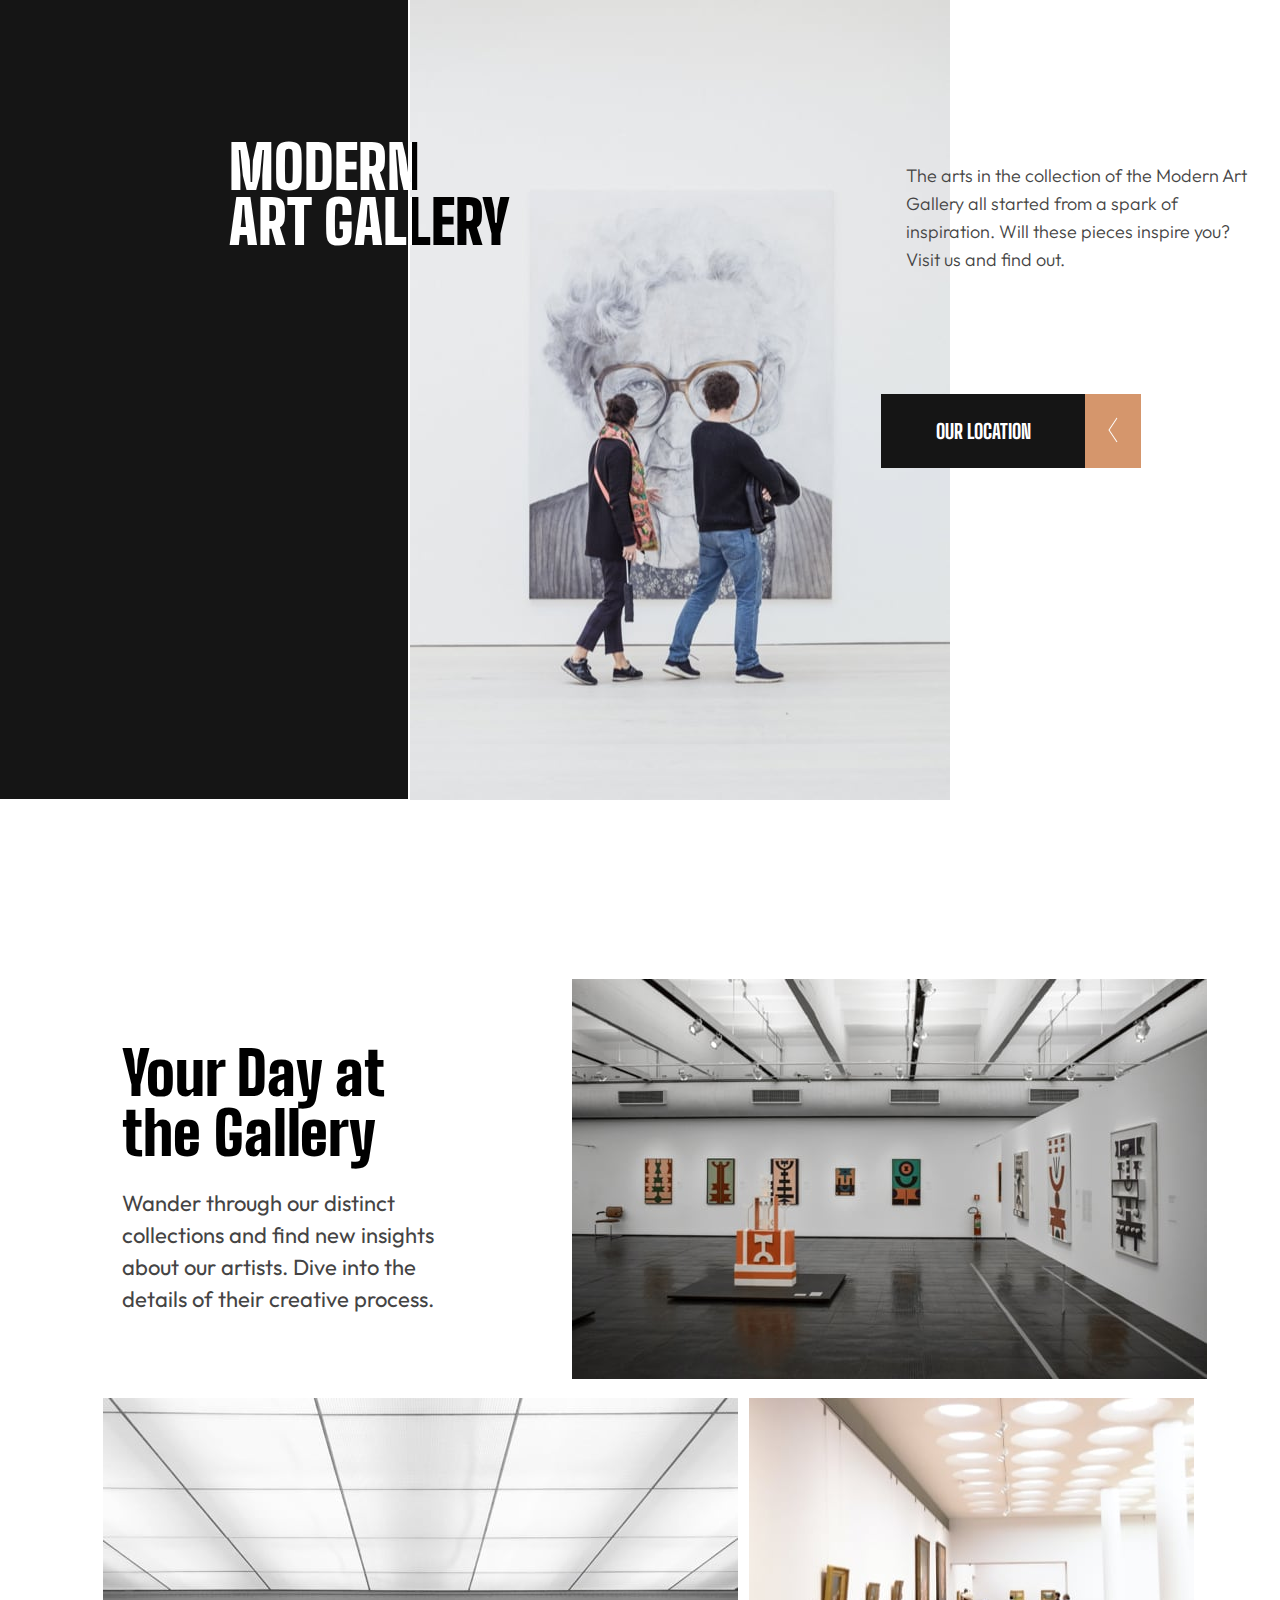
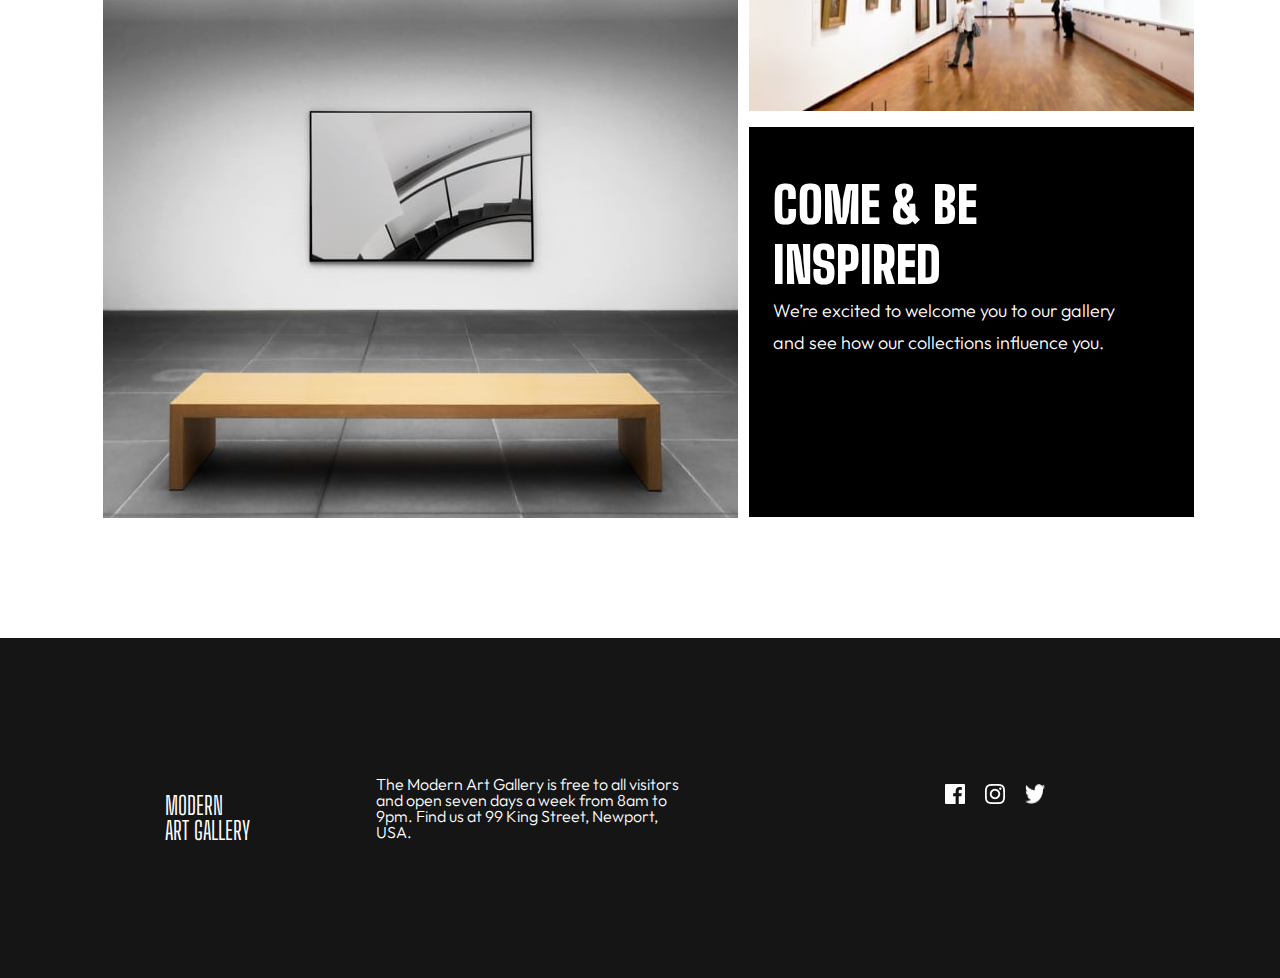
<file: index.html>
<!DOCTYPE html>
<html lang="en">
<head>
  <meta charset="UTF-8">
  <meta http-equiv="X-UA-Compatible" content="IE=edge">
  <meta name="viewport" content="width=device-width, initial-scale=1.0">
  <link rel="stylesheet" href="./style.css">
  <link rel="stylesheet" href="./reset.css">
  <link rel="preconnect" href="https://fonts.googleapis.com">
  <link rel="preconnect" href="https://fonts.gstatic.com" crossorigin>
  <link href="https://fonts.googleapis.com/css2?family=Big+Shoulders+Display:wght@300;800;900&family=Plus+Jakarta+Sans:wght@800&display=swap" rel="stylesheet">
  <link rel="preconnect" href="https://fonts.googleapis.com">
  <link rel="preconnect" href="https://fonts.gstatic.com" crossorigin>
  <link href="https://fonts.googleapis.com/css2?family=Outfit:wght@400;700&display=swap" rel="stylesheet">
  <title>Art gallery</title>
</head>
<body>
  <header>
    <div class="div-header">

      <div class="desktop-black-rect"></div>
      <img class="image-hero" src="./mobile.png/image-hero.jpg">
      <img class="image-hero-tablet" src="./tablet.png/image-hero.jpg">
      <img class="image-hero-desktop" src="./desktop.png/image-hero.jpg">
      <div class="header-info">
           <h1 class="h1-header">
            MODERN <br>ART GALLERY
          </h1> 
        <p class="p-header">The arts in the collection of the Modern Art Gallery all started from a spark of inspiration. Will these pieces 
          inspire you? Visit us and find out.
        </p>
        <div class="button-header">
          <butoon class="location-button"><a href="index2.html">OUR LOCATION</a></butoon>
          <button class="img-button"><img src="Path 2.png" class="row"></button>
        </div>
      </div>
    </div>
    </header>
    <main>
      <div class="main-div">
        <div class="firts-main-div">
          <div class="main-div-photo">
            <img class="main-photo" src="./mobile.png/image-grid-1.jpg">
            <img class="main-photo-tablet" src="./tablet.png/image-grid-1.jpg">
            <img class="main-photo-desktop" src="./desktop.png/image-grid-1.jpg">
          </div>
          <div class="main-text">
            <h2 class="h2-main-text">Your Day
              at the Gallery</h2>
              <p class="p-main-text">Wander through our distinct collections and find new insights about our artists. Dive into 
                the details of their creative process.</p>
          </div>
        </div>

        <div class="photos-div">
          <div class="interier-photo">
            <img class="interier-img" src="./mobile.png/image-grid-2.jpg">
            <img class="interier-img-tablet" src="./tablet.png/image-grid-2.jpg">
            <img class="interier-img-desktop" src="./desktop.png/image-grid-2.jpg">
          </div>
          <div class="photo-text">
            <img class="img-showroom" src="./mobile.png/image-grid-3.jpg">
            <img class="img-showroom-tablet" src="./tablet.png/image-grid-3.jpg">
            <img class="img-showroom-desktop" src="./desktop.png/image-grid-3.jpg">
            <div class="text">
              <h2 class="text-h2">COME & BE INSPIRED</h2>
              <p class="text-p">We’re excited to welcome you to our 
                gallery and see how our collections influence you.</p>
            </div>
          </div>
        </div>
      </div>
    </main>
    <footer>
      <div class="footer-div">
        <h3 class="footer-h3">MODERN <br>ART GALLERY</h3>
        <p class="footer-p">The Modern Art Gallery is free to all visitors and open seven days
           a week from 8am to 9pm. Find us at 99 King Street, Newport, USA.</p>
           <div class="facebook">
            <img class="facebook-png" src="Path.png">
            <img class="facebook-png" src="Shape (2).png">
            <img class="facebook-png" src="Path (1).png">
           </div>
      </div>
    </footer>
    
</body>
</html>
</file>
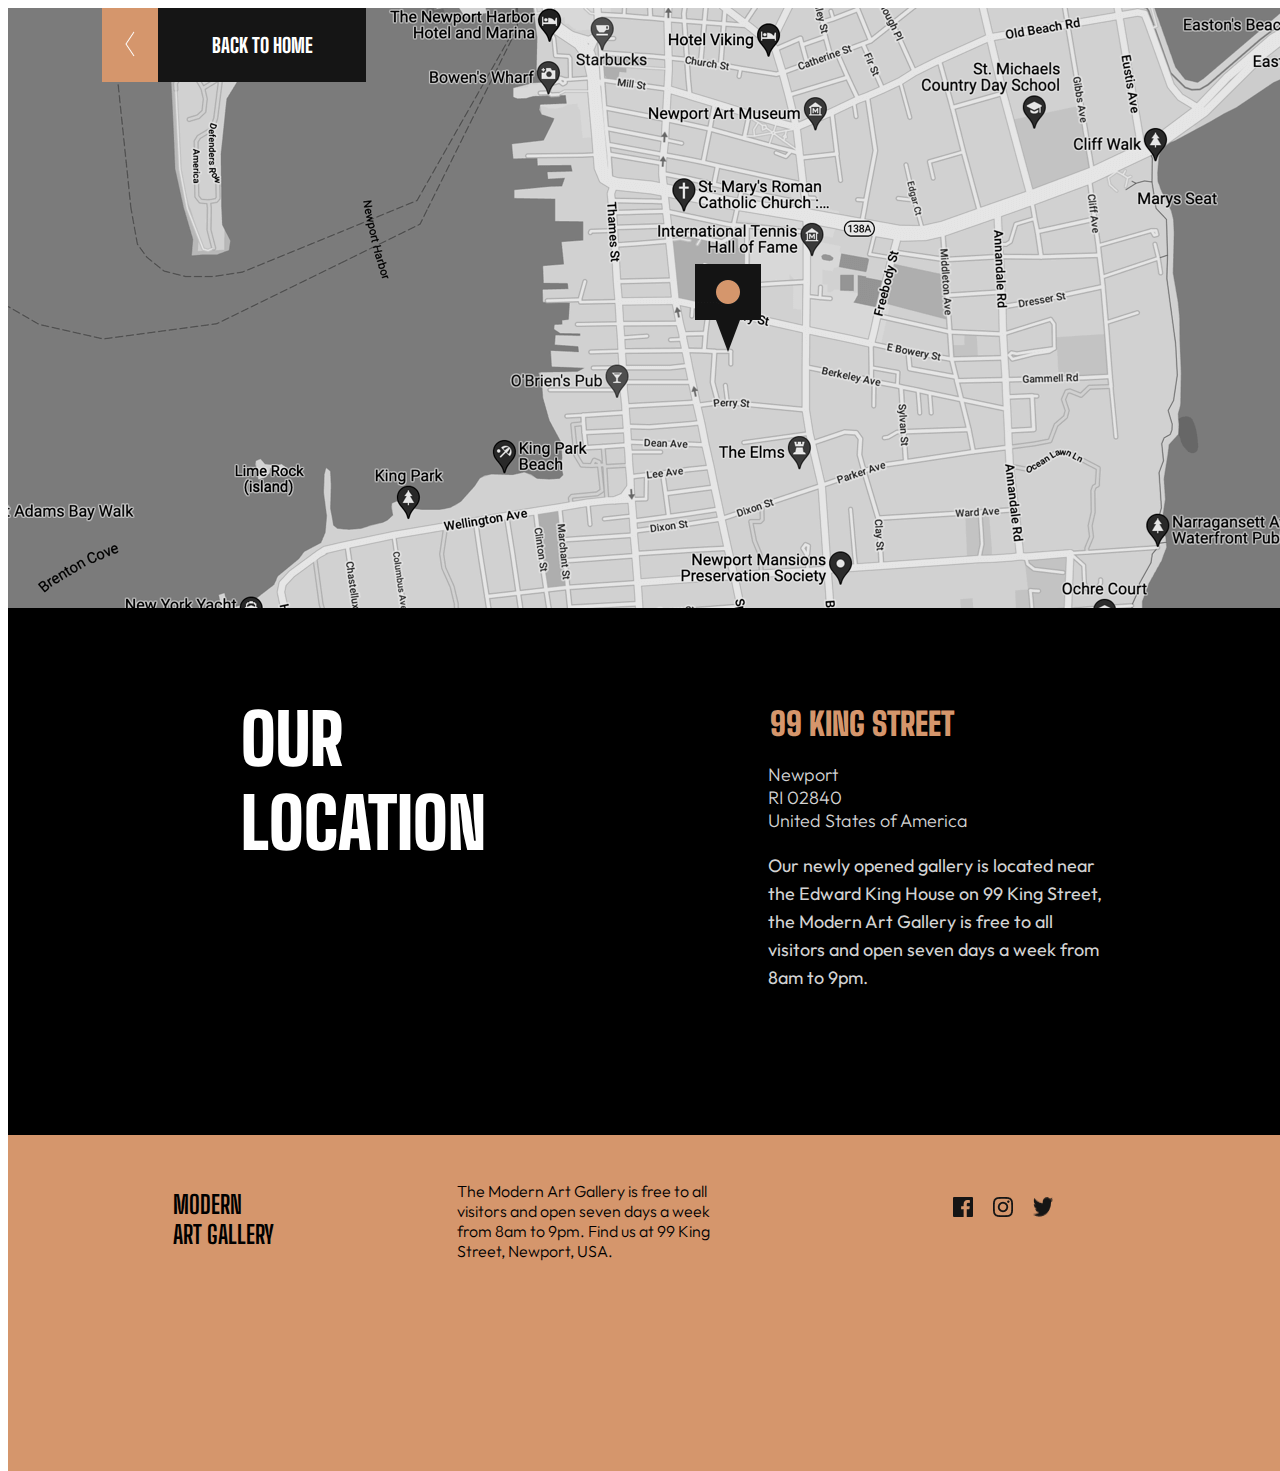
<file: index2.html>
<!DOCTYPE html>
<html lang="en">
<head>
  <meta charset="UTF-8">
  <meta http-equiv="X-UA-Compatible" content="IE=edge">
  <meta name="viewport" content="width=device-width, initial-scale=1.0">
  <link rel="preconnect" href="https://fonts.googleapis.com">
    <link rel="preconnect" href="https://fonts.gstatic.com" crossorigin>
    <link href="https://fonts.googleapis.com/css2?family=Big+Shoulders+Display:wght@300;800;900&family=Plus+Jakarta+Sans:wght@800&display=swap" rel="stylesheet">
    <link rel="preconnect" href="https://fonts.googleapis.com">
    <link rel="preconnect" href="https://fonts.gstatic.com" crossorigin>
    <link href="https://fonts.googleapis.com/css2?family=Outfit:wght@400;700&display=swap" rel="stylesheet">
    <link rel="stylesheet" href="./style2.css">
  <title>Document</title>
</head>
<body>
  <header>
  <img class="map" src="./mobile.png/image-map.png">
  <img class="map-tablet" src="./tablet.png/image-map.png">
  <img class="map-desktop" src="./desktop.png/image-map.png">
  <div class="button-header">
    <butoon class="location-button"><a href="index.html">BACK TO HOME</a></butoon>
    <button class="img-button"><img src="./Path 2.png" class="row"></button>
  </div>
</header>
<main>
  <div class="main-div">
    <div class="location">
      <div class="our-location">
        <h1 class="location-h1">
          OUR LOCATION
        </h1>
      </div>
      <div class="near-location">
        <h3 class="street">99 KING STREET</h3>
        <p class="newport">Newport<br>
          RI 02840<br> 
          United States of America
        </p>
        <p class="opend">
          Our newly opened gallery is located near the Edward
           King House on 99 King Street, the Modern Art Gallery 
          is free to all visitors and open 
          seven days a week from 8am to 9pm.
        </p>
      </div>
    </div>
  </div>
</main>
<footer>
  <div class="footer-div">
    <h3 class="footer-h3">MODERN <br>ART GALLERY</h3>
    <p class="footer-p">The Modern Art Gallery is free to all visitors and open seven days
       a week from 8am to 9pm. Find us at 99 King Street, Newport, USA.</p>
       <div class="facebook">
       <img src="Path-dark.png">
       <img src="Shape (2) dark.png">
       <img src="Path (1) dark.png">
       </div>
  </div>
</footer>
  
</body>
</html>
</file>
<file: style.css>
body{
  background-color: white;
  display: flex;
  flex-direction: column;
  width: 100%;
  height: 100vh;
  overflow-x: hidden ;
}
header{
  display: flex;
  flex-direction: column;
}
.image-hero{
  width: 100%;
}
.header-info{
  display: flex;
  flex-direction: column;
  padding: 16px;
  gap: 32px;

}
.h1-header{
  font-size: 60px;
  line-height: 55px;
  font-weight: 900;
  font-family: Big Shoulders Display;
  color: #151515;
}
.p-header{
  font-size: 18px;
  line-height: 28px;
  font-weight: 300;
  font-family:Outfit;
  color: #444444;
  width: 343px;
}
.button-header{
  display: flex;
  flex-direction: row;
}
.location-button{
  width: 204px;
  height: 74px;
  background-color: #151515;
  color: white;
  font-size: 20px;
  font-family: Big Shoulders Display;
  font-weight: 800;
  display: flex;
  align-items: center;
  justify-content: center;
}
.location-button a{
  text-decoration: none;
  color: white;
}
.location-button:active{
  background-color: #D5966C;
}
.img-button{
  background-color: #D5966C;
  border: none;
  width: 56px;
  height: 74px;
}
.img-button:active{
  background-color: #151515;
}
.main-div{
  display: flex;
  flex-direction: column;
  gap: 19px;
  /* align-items: center; */
   
}
.main-photo{
  width: 343px;
  height: 320px;
  margin: 16px;
  margin-top: 110px;
}
.h2-main-text{
  font-size: 50px;
  font-weight: 900;
  font-family: Big Shoulders Display;
  line-height: 45px;
  margin-left: 16px;
  width: 343px;
}
.p-main-text{
  width: 343px;
  font-size: 18px;
  font-family: Outfit;
  color: #444444;
  line-height: 28px;
  margin-left: 16px;
}
.photos-div{
  display: flex;
  flex-direction: column;
  margin-left: 16px;
}
.interier-img{
  width: 343px;
  height: 480px;
}
.photo-text{
  display: flex;
  flex-direction: column;
}
.img-showroom{
  width: 343px;
  height: 200px;
  margin-top: 10px;
}
.main-text{
  gap: 24px;
  display: flex;
  flex-direction: column;
}
.text{
  width: 343px;
  height: 293px;
  background-color: black;
  color: white;
  margin-top: 16px;
}
.text-h2{
  font-family: Big Shoulders Display;
  font-size: 50px;
  font-weight: 900;
  line-height: 45px;
  padding-left: 24px;
  padding-top: 48px;
}
.text-p{
  font-family: Outfit;
  font-size: 18px;
  font-weight: 300;
  padding-left: 24px;
}
footer{
  width: 100%;
}
.footer-div{
  display: flex;
  flex-direction: column;
  background-color:#151515;
  width: 100%;
  height: 340px;
  margin-top: 120px;
  color: white;
  gap: 38px;
}
.footer-h3{
  font-family: Big Shoulders Display ;
  font-size: 25px;
  padding-left: 32px;
  padding-top: 25px;
}
.footer-p{
  font-family: Outfit;
  font-size: 16px;
  font-weight: 300;
  padding-left: 32px;
  padding-right: 32px;
  width: 311px;
}
.facebook{
  display: flex;
  flex-direction: row;
  margin-left: 32px;
  gap: 20px;
  margin-top: 20px;
  margin-bottom: 48px;
}
.image-hero-tablet{
  display: none;
}
.main-photo-tablet{
  display: none;
}
.interier-img-tablet{
  display: none;
}
.img-showroom-tablet{
  display: none;
}
.image-hero-desktop{
  display: none;
  position: absolute;
  top: 0%;
  left: 32%;
}
.main-photo-desktop{
  display: none;
}
.interier-img-desktop{
  display: none;
}
.img-showroom-desktop{
  display: none;
}
@media(min-width:740px){
  .image-hero{
    display: none;
  }
  .image-hero-tablet{
    display: block;
  }
  header{
    position: relative;
    display: flex;
    flex-direction: row;
     
  }
  .header-info{
    position: absolute;
    left: 39%;
    top:12%
  }
  .firts-main-div{
    display: flex;
    flex-direction: row-reverse;
    justify-content: center;
    align-items: center;
    margin-top: 120px;
    padding-left: 32px;
    
  }
  .main-photo{
    display: none;
  }
  .main-photo-tablet{
    display: block;
  }
  .h2-main-text{
    width: 223px;
  }
  .interier-img{
    display: none;
  }
  .interier-img-tablet{
    display: block;
  }
  .img-showroom{
    display: none;
  }
  .img-showroom-tablet{
    display: block;
  }
  .photos-div{
    display: flex;
    flex-direction: row;
    justify-content: center;
    gap: 11px;
  }
  .text{
    width: 280px;
    height: 390px;
  }
  .footer-div{
    display: flex;
    flex-direction: row;
    justify-content: space-between;
    align-items: center;
  }
  .footer-h3{
    margin-top:-5px;
  }
  .footer-p{
    margin-left: -100px;
  }
  .facebook{
    margin-right: 70px;
  }
  .image-hero-desktop{
    display: none;
  }

}
@media(min-width:1024px){
  .image-hero-desktop{
    display: block;
  }
  .image-hero-tablet{
    display: none;
  }
  header{
    position: relative;
  }
  .desktop-black-rect{
    background-color: #151515;
    width: 408px;
    height: 799px;
  }

  .h1-header{
    background-image: linear-gradient(90deg, white 65%,black 35%);
    background-clip: text;
   -webkit-background-clip: text;
    color: transparent;
    top: 138%;
    left: -845%;
    position: absolute;
  }
  .p-header{
    position: absolute;
    left: 1271%;
    top: 206%;
  }
  .button-header{
    position: absolute;
    top: 933%;
    left: 1194%;
  }
  .main-photo-tablet{
    display: none;
  }
  .main-photo-desktop{
    display: block;
  }
  .firts-main-div{
    margin-top: 180px;
    justify-content: center;
    align-items: center;
    gap: 100px;
  }
  .h2-main-text{
    width: 350px;
    font-size: 60px;
    line-height: 60px;
  }
  .p-main-text{
    font-size: 22px;
    line-height: 32px;
  }
  .interier-img-tablet{
    display: none;
  }
  .interier-img-desktop{
    display: block;
    
  }
  .img-showroom-tablet{
    display: none;
  }
  .img-showroom-desktop{
    display: block;
  }
  .text{
    width: 445px;
  }
  .text-h2{
    width: 350px;
    line-height: 60px;
  }
  .text-p{
    width: 350px;
    line-height: 32px;
  }
  .footer-h3{
    padding-left: 165px;
  }
  .facebook{
    padding-right: 165px;
  }
  .div-header{
    display: flex;
    flex-direction: row;
    justify-content: start;
  }
}
</file>
<file: style2.css>
body{
  width: 100%;
  height: 100vh;
  overflow-x: hidden;
}
.map{
  z-index: -1;
}
.button-header{
  display: flex;
  flex-direction:row-reverse;
  position: absolute;
  top: 0.9%;
}
.location-button{
  width: 208px;
  height: 74px;
  background-color: #151515;
  color: white;
  font-size: 20px;
  font-family: Big Shoulders Display;
  font-weight: 800;
  display: flex;
  align-items: center;
  justify-content: center;
}
.location-button a{
  text-decoration: none;
  color: white;
}
.img-button{
  background-color: #D5966C;
  border: none;
  width: 56px;
  height: 74px;
}
main{
  width: 100%;
  height: 493px;
  background-color: black;
  color: white;
}
.main-div{
  display: flex;
  flex-direction: column;
}
/* .near-location{
  display: flex;
  flex-direction: column;
  justify-content: start;
} */
.location-h1{
  font-size: 50px;
  font-family:Big Shoulders Display ;
  font-weight: 900;
  padding-left: 16px;
}
.street{
  font-family:Big Shoulders Display;
  font-size: 32px;
  font-weight: 900;
  color:#D5966C;
  padding-left: 18px;
}
.newport{
  font-family: Outfit;
  font-weight: 300;
  font-size: 18px;
  padding-left: 16px;
  color: lightgray;
}
.opend{
  width: 343px;
  padding-left: 16px;
  font-family: Outfit;
  font-size: 18px;
  line-height: 28px;
  color: lightgray;
  padding-top: 25px;
}
footer{
  width: 100%;
  height: 336px;
  background-color: #D5966C;
  margin-top: -19px;

}
.footer-div{
  display: flex;
  flex-direction: column;
}
.footer-h3{
  font-family: Big Shoulders Display ;
  font-size: 25px;
  padding-left: 32px;
  padding-top: 25px;
}
.footer-p{
  font-family: Outfit;
  font-size: 16px;
  font-weight: 300;
  padding-left: 32px;
  padding-right: 32px;
  width: 311px;
}
.facebook{
  display: flex;
  flex-direction: row;
  margin-left: 32px;
  gap: 20px;
  margin-top: 20px;
  margin-bottom: 48px;
}
.map-tablet{
  display: none;
}
.map-desktop{
  display: none;
}
@media(min-width:740px){
  .map{
    display: none;
  }
  .map-tablet{
    display: block;
  }
  .button-header{
    left: 8%;
  }
  main{
    height: 436px;
  }
  .location{
    display: flex;
    flex-direction: row;
    justify-content: start;
  }
  .location-h1{
    width: 223px;
    margin-top: 88px;
    margin-left: 39px;
    margin-right: 68px;
  }
  .street{
    margin-bottom: 20px;
  }
  .newport{
    margin-top: 0px;
  }
  .near-location{
    margin-top: 65px;
  }
  .opend{
    padding-top: 2px;
  }
  .footer-div{
    display: flex;
    flex-direction: row;
    justify-content: space-between;
    align-items: center;
    padding-top: 30px;
  }
  .footer-h3{
    margin-top:-5px;
  }
  .footer-p{
    margin-left: 0px;
    width: 281px;
  }
  .facebook{
    margin-right: 70px;
  }
  
}
@media(min-width:1024px){
  .map-tablet{
    display: none;
  }
  .map-desktop{
    display: block;
  }
  main{
    height: 546px;
  }
  .location{
    justify-content: space-around;
    align-items: center;
    justify-content: center;
    gap: 220px;
  }
  .location-h1{
    font-size: 70px;
    margin-top: -10px;
  }
  .footer-h3{
    padding-left: 165px;
  }
  .facebook{
    padding-right: 165px;
  }


}
</file>
